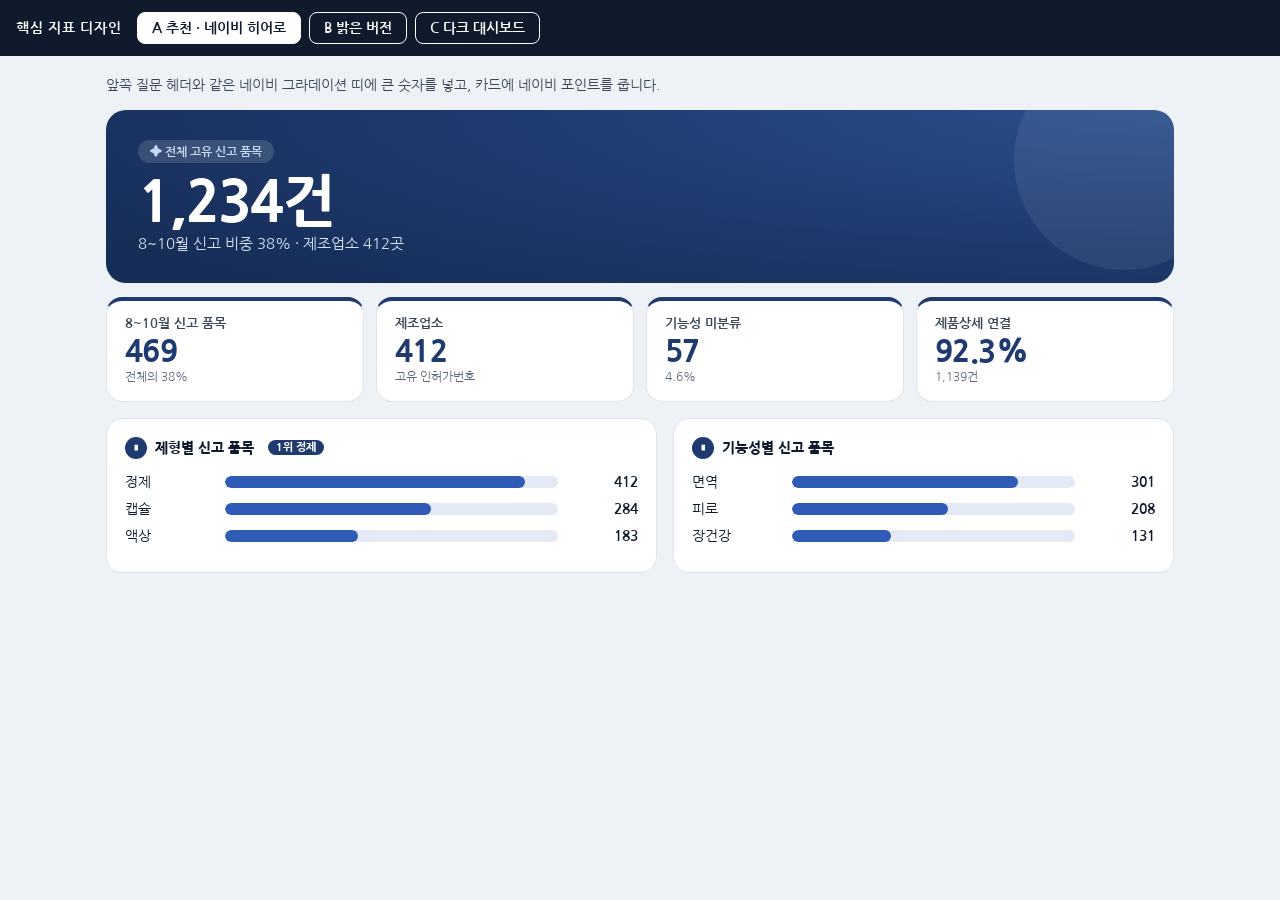
<file: dash-compare.html>
<!doctype html>
<html lang="ko">
<head>
<meta charset="utf-8">
<meta name="viewport" content="width=device-width, initial-scale=1">
<title>핵심 지표 디자인 비교</title>
<link href="https://fonts.googleapis.com/css2?family=Nanum+Gothic:wght@400;700;800&display=swap" rel="stylesheet">
<style>
*{box-sizing:border-box}
body{margin:0;font-family:"Nanum Gothic",sans-serif;background:#eef1f6;color:#0f1b2d;font-size:14px}
.top{position:sticky;top:0;z-index:5;background:#0f1b2d;color:#fff;padding:12px 16px;display:flex;gap:8px;flex-wrap:wrap;align-items:center}
.top b{margin-right:8px;letter-spacing:.05em}
.top button{font:inherit;font-weight:700;padding:8px 14px;border:1px solid #fff;background:transparent;color:#fff;border-radius:8px;cursor:pointer}
.top button[aria-pressed=true]{background:#fff;color:#0f1b2d}
.wrap{max-width:1100px;margin:0 auto;padding:20px 16px 60px}
.v{display:none}.v.on{display:block}
.desc{margin:0 0 16px;color:#3a4658}
.kpis{display:grid;grid-template-columns:repeat(4,1fr);gap:12px}
.kpi{background:#fff;border:1px solid #dfe4ec;border-radius:16px;padding:16px 18px}
.kpi .l{font-size:13px;color:#3a4658;font-weight:700}
.kpi .n{font-size:30px;font-weight:800;margin:6px 0 4px;letter-spacing:-.02em}
.kpi .s{font-size:12px;color:#5b6779}
.grid{display:grid;grid-template-columns:1.1fr 1fr;gap:16px;margin-top:16px}
.box{background:#fff;border:1px solid #dfe4ec;border-radius:16px;padding:18px}
.bt{display:flex;align-items:center;gap:8px;font-weight:800;font-size:14px;margin-bottom:14px}
.ic{width:22px;height:22px;border-radius:50%;background:#1e3a6e;color:#fff;display:grid;place-items:center;font-size:12px;font-style:normal}
.row{display:grid;grid-template-columns:90px 1fr 70px;gap:10px;align-items:center;margin:9px 0;font-size:14px}
.tr{height:12px;background:#e3eaf6;border-radius:99px;overflow:hidden}
.tr i{display:block;height:100%;background:#2f5bb7;border-radius:99px}
.row b{text-align:right}
@media(max-width:800px){.kpis{grid-template-columns:repeat(2,1fr)}.grid{grid-template-columns:1fr}}
/* A */
.A .hero{background:radial-gradient(120% 140% at 100% 0%,#2a4f8c 0%,#1e3a6e 55%,#162d57 100%);color:#fff;border-radius:20px;padding:30px 32px;margin-bottom:14px;position:relative;overflow:hidden}
.A .hero::after{content:"";position:absolute;right:-60px;top:-60px;width:220px;height:220px;border-radius:50%;background:rgba(255,255,255,.07)}
.A .hero .kk{display:inline-block;background:rgba(255,255,255,.14);color:#c9d8f2;border-radius:99px;padding:5px 12px;font-size:12px;font-weight:700}
.A .hero .big{font-size:56px;font-weight:800;letter-spacing:-.03em;margin:10px 0 2px;line-height:1.05}
.A .hero p{margin:0;color:#dce6f7;font-size:15px}
.A .kpi{border-top:4px solid #1e3a6e}
.A .kpi .n{color:#1e3a6e}
.A .tag{display:inline-block;background:#1e3a6e;color:#fff;font-size:11px;font-weight:800;padding:2px 8px;border-radius:99px;margin-left:6px}
/* B */
.B .kpi .n{color:#1e3a6e}
.B .kpi{border:1.5px solid #1e3a6e}
.B h2{margin:0 0 14px;font-size:22px;color:#1e3a6e}
/* C */
.C .dark{background:#0f1b2d;border-radius:22px;padding:22px}
.C .kpi{background:rgba(255,255,255,.07);border:1px solid rgba(255,255,255,.14);color:#fff}
.C .kpi .l{color:#c9d8f2}.C .kpi .s{color:#9fb1cf}
.C .kpi .n{color:#fff}
.C .box{background:rgba(255,255,255,.06);border:1px solid rgba(255,255,255,.14);color:#fff}
.C .ic{background:#fff;color:#1e3a6e}
.C .tr{background:rgba(255,255,255,.14)}
.C .tr i{background:#7fa6ff}
.C .dh{color:#fff;font-size:22px;font-weight:800;margin:0 0 14px}
</style>
</head>
<body>
<div class="top"><b>핵심 지표 디자인</b>
<button data-v="A" aria-pressed="true">A 추천 · 네이비 히어로</button>
<button data-v="B" aria-pressed="false">B 밝은 버전</button>
<button data-v="C" aria-pressed="false">C 다크 대시보드</button></div>
<div class="wrap">

<div class="v A on" id="vA">
<p class="desc">앞쪽 질문 헤더와 같은 네이비 그라데이션 띠에 큰 숫자를 넣고, 카드에 네이비 포인트를 줍니다.</p>
<div class="hero"><span class="kk">✦ 전체 고유 신고 품목</span><div class="big">1,234건</div><p>8~10월 신고 비중 38% · 제조업소 412곳</p></div>
<div class="kpis">
<div class="kpi"><div class="l">8~10월 신고 품목</div><div class="n">469</div><div class="s">전체의 38%</div></div>
<div class="kpi"><div class="l">제조업소</div><div class="n">412</div><div class="s">고유 인허가번호</div></div>
<div class="kpi"><div class="l">기능성 미분류</div><div class="n">57</div><div class="s">4.6%</div></div>
<div class="kpi"><div class="l">제품상세 연결</div><div class="n">92.3%</div><div class="s">1,139건</div></div></div>
<div class="grid"><div class="box"><div class="bt"><i class="ic">▮</i>제형별 신고 품목 <span class="tag">1위 정제</span></div>
<div class="row"><span>정제</span><div class="tr"><i style="width:90%"></i></div><b>412</b></div>
<div class="row"><span>캡슐</span><div class="tr"><i style="width:62%"></i></div><b>284</b></div>
<div class="row"><span>액상</span><div class="tr"><i style="width:40%"></i></div><b>183</b></div></div>
<div class="box"><div class="bt"><i class="ic">▮</i>기능성별 신고 품목</div>
<div class="row"><span>면역</span><div class="tr"><i style="width:80%"></i></div><b>301</b></div>
<div class="row"><span>피로</span><div class="tr"><i style="width:55%"></i></div><b>208</b></div>
<div class="row"><span>장건강</span><div class="tr"><i style="width:35%"></i></div><b>131</b></div></div></div>
</div>

<div class="v B" id="vB">
<p class="desc">네이비 띠 없이 카드 테두리와 숫자 색만 네이비로 바꿉니다. 변경이 가장 적습니다.</p>
<h2>핵심 지표</h2>
<div class="kpis">
<div class="kpi"><div class="l">전체 고유 신고 품목</div><div class="n">1,234</div><div class="s">건</div></div>
<div class="kpi"><div class="l">8~10월 신고 품목</div><div class="n">469</div><div class="s">전체의 38%</div></div>
<div class="kpi"><div class="l">제조업소</div><div class="n">412</div><div class="s">고유 인허가번호</div></div>
<div class="kpi"><div class="l">기능성 미분류</div><div class="n">57</div><div class="s">4.6%</div></div></div>
<div class="grid"><div class="box"><div class="bt"><i class="ic">▮</i>제형별 신고 품목</div>
<div class="row"><span>정제</span><div class="tr"><i style="width:90%"></i></div><b>412</b></div>
<div class="row"><span>캡슐</span><div class="tr"><i style="width:62%"></i></div><b>284</b></div>
<div class="row"><span>액상</span><div class="tr"><i style="width:40%"></i></div><b>183</b></div></div>
<div class="box"><div class="bt"><i class="ic">▮</i>기능성별 신고 품목</div>
<div class="row"><span>면역</span><div class="tr"><i style="width:80%"></i></div><b>301</b></div>
<div class="row"><span>피로</span><div class="tr"><i style="width:55%"></i></div><b>208</b></div>
<div class="row"><span>장건강</span><div class="tr"><i style="width:35%"></i></div><b>131</b></div></div></div>
</div>

<div class="v C" id="vC">
<p class="desc">탭 전체를 네이비 배경으로 깔고 카드는 반투명으로 둡니다. 눈에 띄지만 앞쪽 탭과 차이가 큽니다.</p>
<div class="dark"><h2 class="dh">핵심 지표</h2>
<div class="kpis">
<div class="kpi"><div class="l">전체 고유 신고 품목</div><div class="n">1,234</div><div class="s">건</div></div>
<div class="kpi"><div class="l">8~10월 신고 품목</div><div class="n">469</div><div class="s">전체의 38%</div></div>
<div class="kpi"><div class="l">제조업소</div><div class="n">412</div><div class="s">고유 인허가번호</div></div>
<div class="kpi"><div class="l">기능성 미분류</div><div class="n">57</div><div class="s">4.6%</div></div></div>
<div class="grid"><div class="box"><div class="bt"><i class="ic">▮</i>제형별 신고 품목</div>
<div class="row"><span>정제</span><div class="tr"><i style="width:90%"></i></div><b>412</b></div>
<div class="row"><span>캡슐</span><div class="tr"><i style="width:62%"></i></div><b>284</b></div>
<div class="row"><span>액상</span><div class="tr"><i style="width:40%"></i></div><b>183</b></div></div>
<div class="box"><div class="bt"><i class="ic">▮</i>기능성별 신고 품목</div>
<div class="row"><span>면역</span><div class="tr"><i style="width:80%"></i></div><b>301</b></div>
<div class="row"><span>피로</span><div class="tr"><i style="width:55%"></i></div><b>208</b></div>
<div class="row"><span>장건강</span><div class="tr"><i style="width:35%"></i></div><b>131</b></div></div></div></div>
</div>

</div>
<script>
document.querySelectorAll('.top button').forEach(function (b) {
  b.onclick = function () {
    document.querySelectorAll('.top button').forEach(function (x) { x.setAttribute('aria-pressed', x === b ? 'true' : 'false'); });
    document.querySelectorAll('.v').forEach(function (v) { v.classList.toggle('on', v.id === 'v' + b.dataset.v); });
  };
});
</script>
</body>
</html>
</file>
